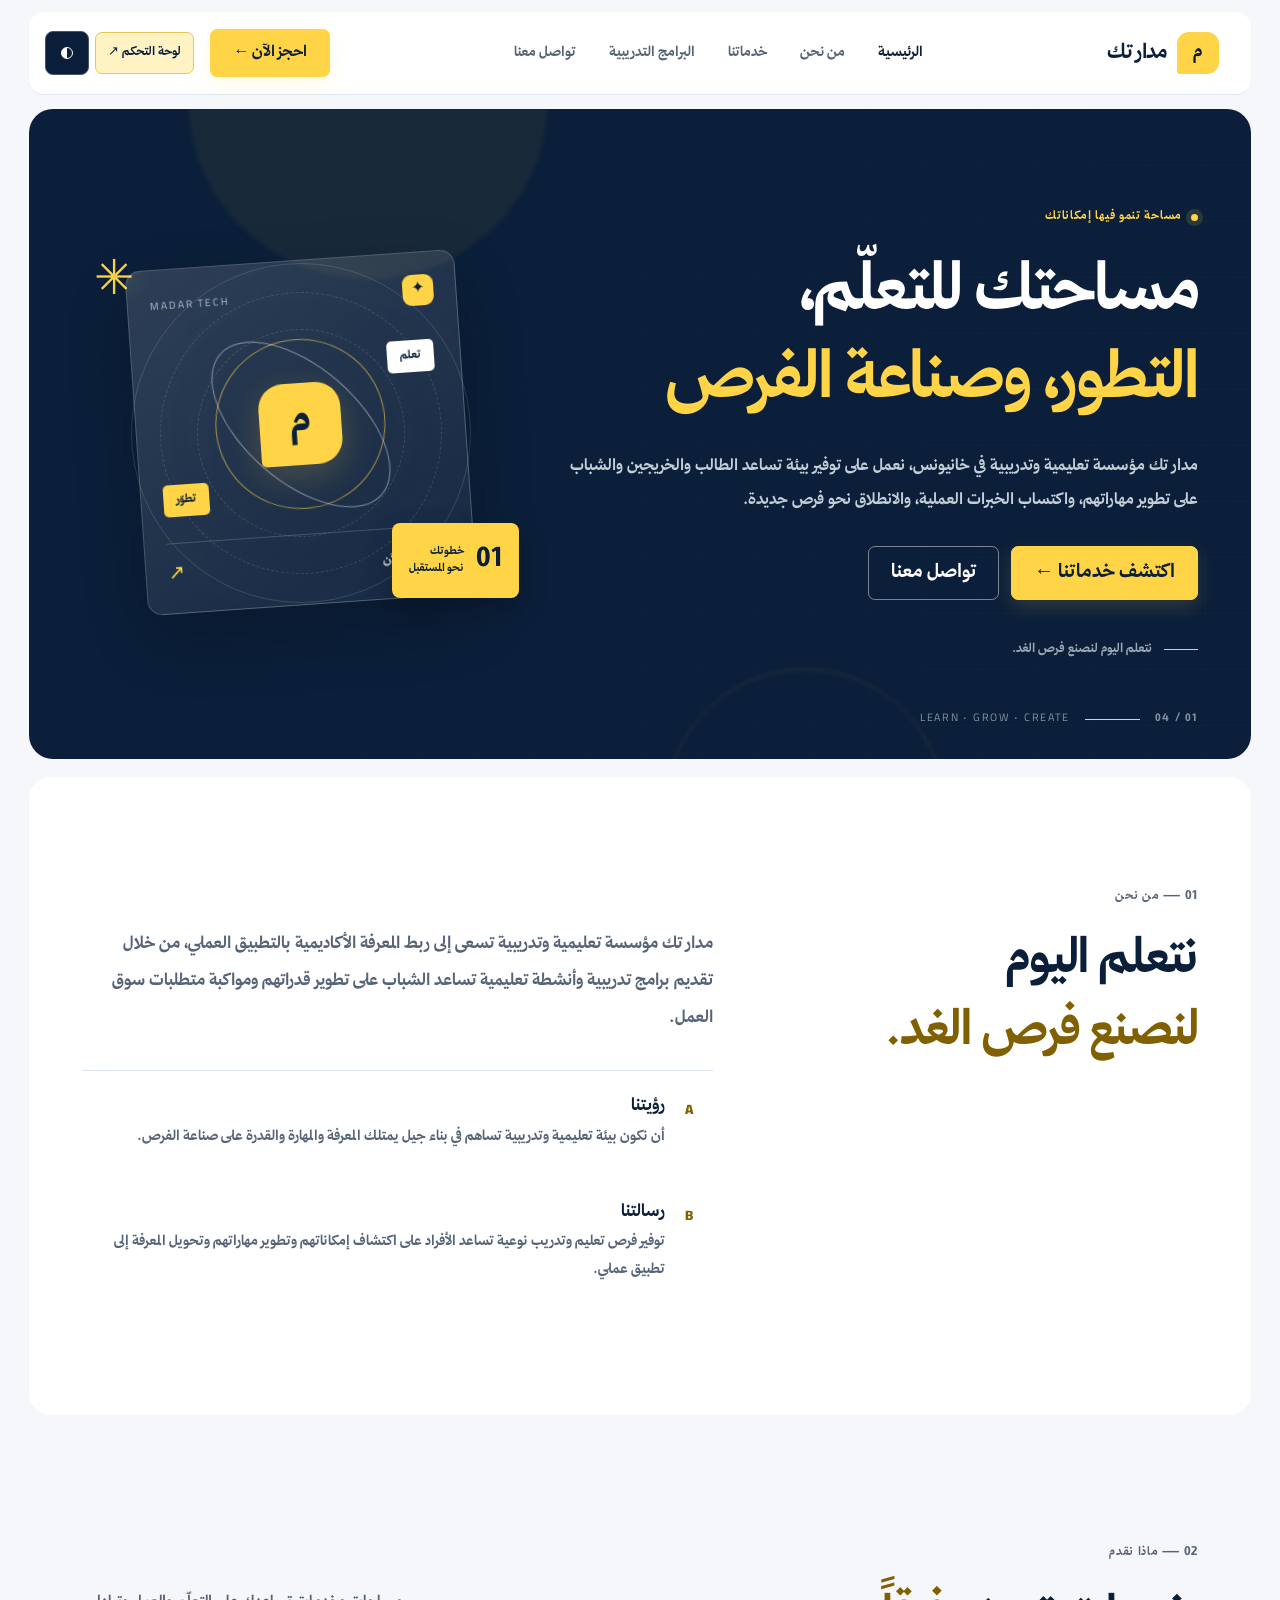
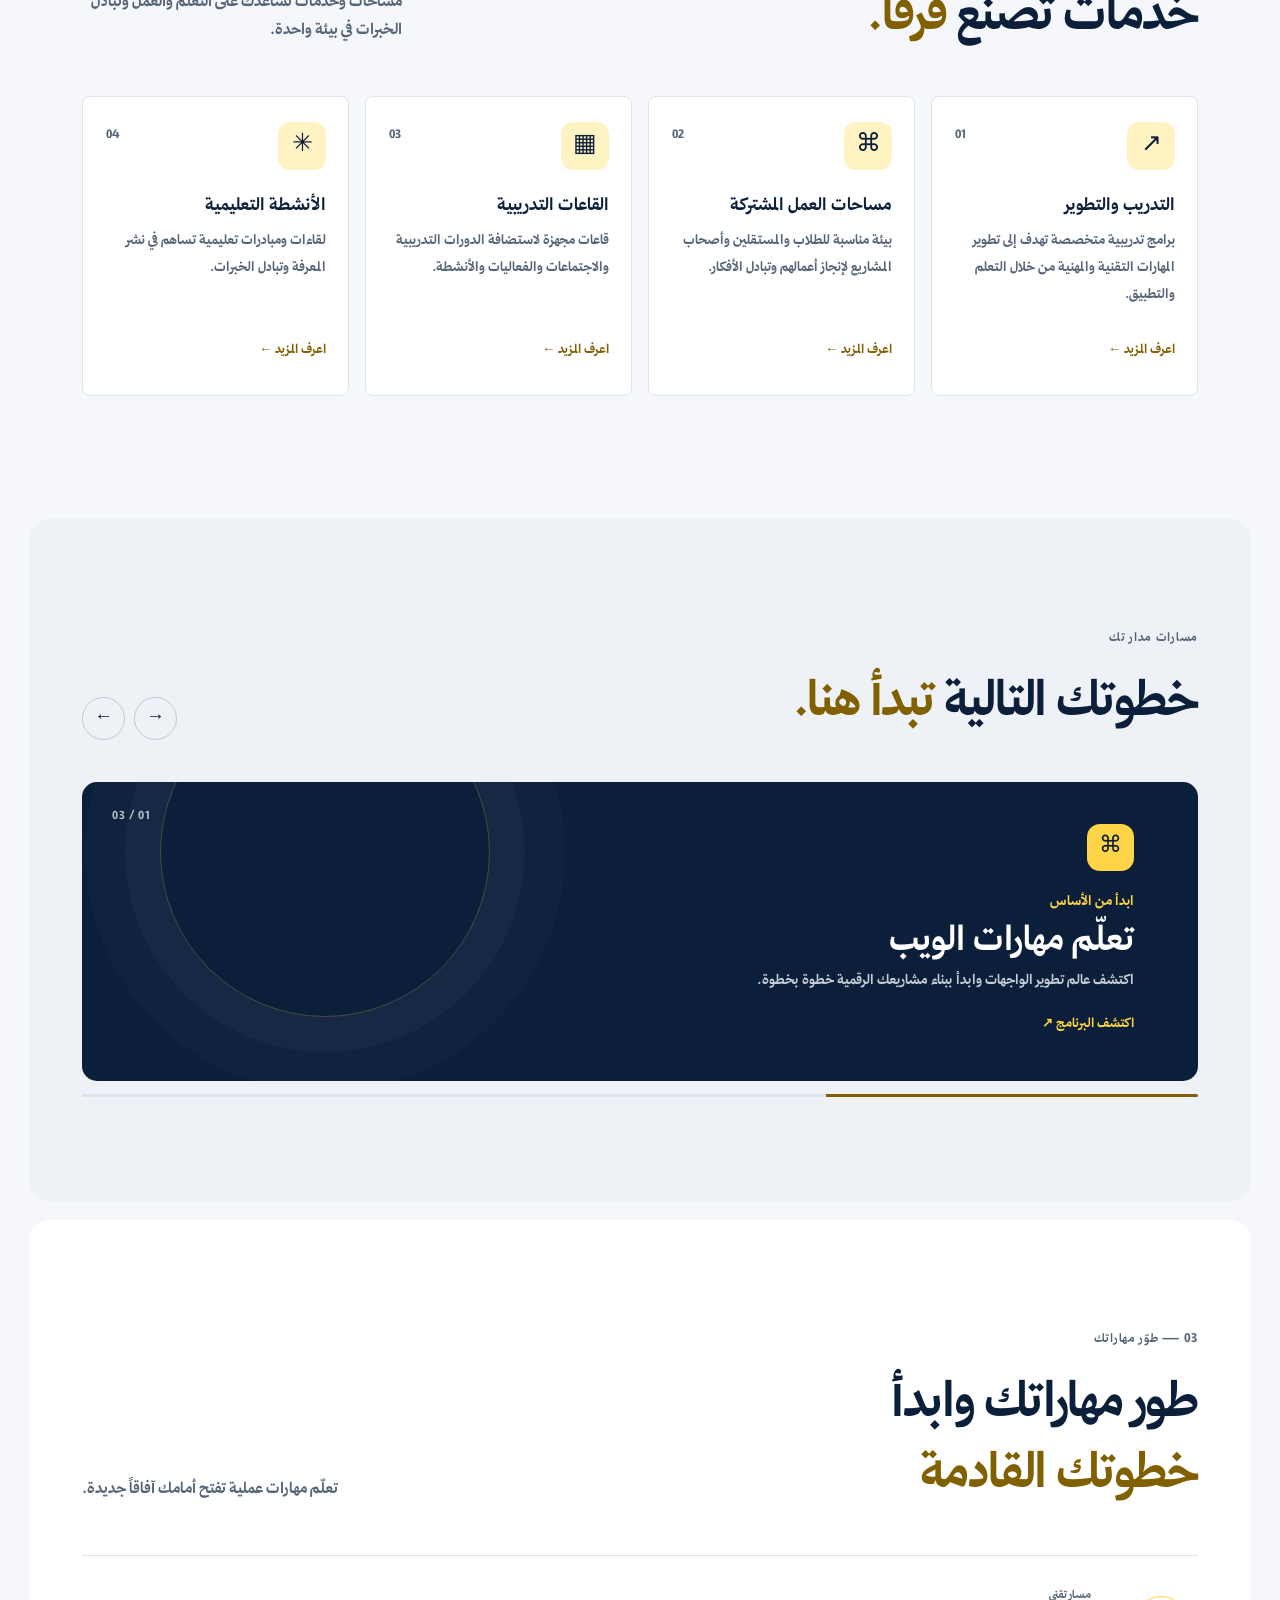
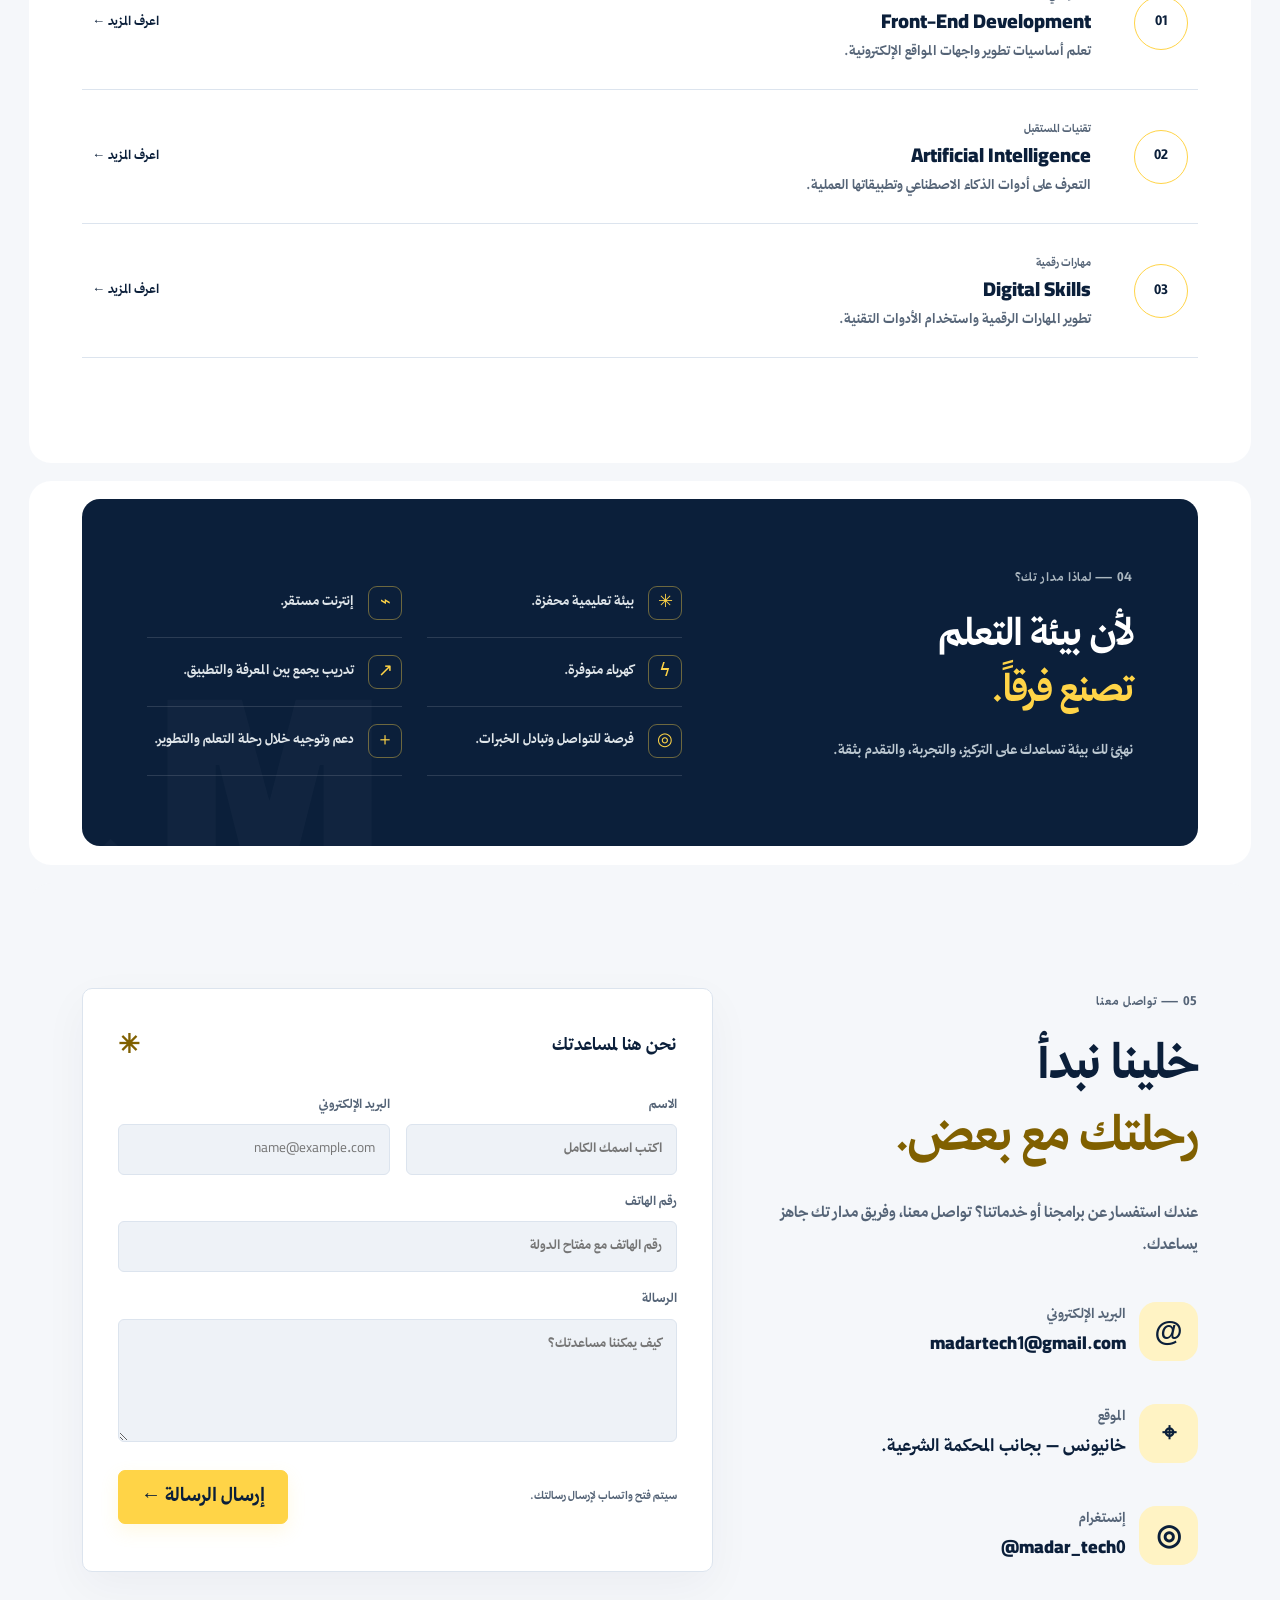
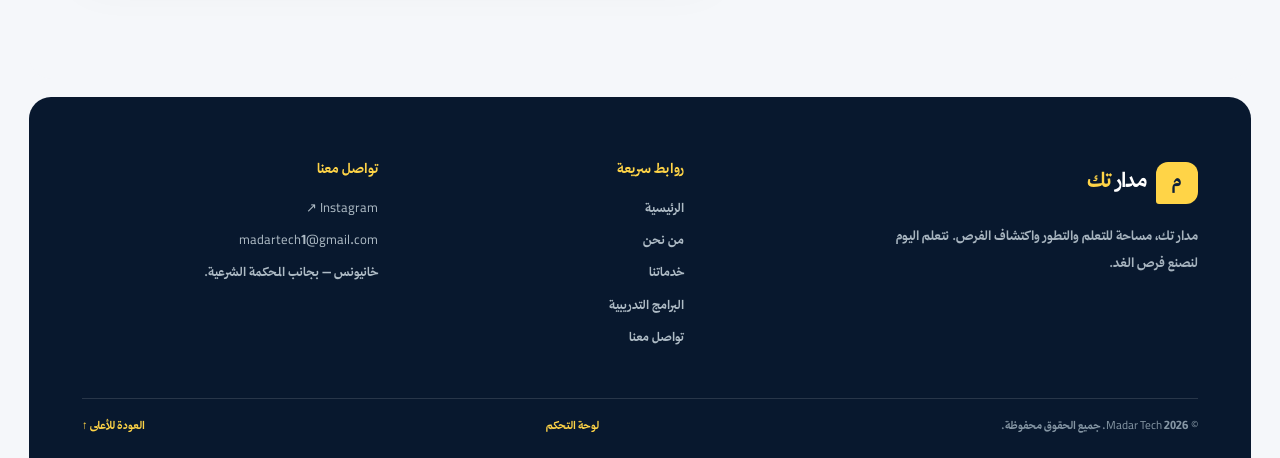
<file: task anas/task anas/madar tech landing page/index.html>
<!doctype html>
<html lang="ar" dir="rtl">
<head>
  <meta charset="utf-8">
  <meta name="viewport" content="width=device-width, initial-scale=1">
  <meta name="description" content="مدار تك - مساحتك للتعلّم، التطور، وصناعة الفرص">
  <title>مدار تك | نتعلم اليوم لنصنع فرص الغد</title>
  <link rel="preconnect" href="https://fonts.googleapis.com">
  <link rel="preconnect" href="https://fonts.gstatic.com" crossorigin>
  <link href="https://fonts.googleapis.com/css2?family=Cairo:wght@400;500;600;700;800;900&display=swap" rel="stylesheet">
  <link href="https://cdn.jsdelivr.net/npm/bootstrap@5.3.3/dist/css/bootstrap.min.css" rel="stylesheet">
  <script src="theme.js"></script>
  <link rel="stylesheet" href="brand.css">
  <link rel="stylesheet" href="style.css">
</head>
<body>
  <header class="site-header">
    <nav class="navbar container" aria-label="التنقل الرئيسي">
      <a class="navbar-brand brand" href="#home" aria-label="مدار تك - الرئيسية">
        <span class="brand-mark">م</span><span>مدار <b>تك</b></span>
      </a>
      <a class="dashboard-access" href="./dashboard/admin.html" aria-label="فتح لوحة التحكم">لوحة التحكم <span aria-hidden="true">↗</span></a>
      <button class="menu-toggle" type="button"
        aria-controls="mainNav" aria-expanded="false" aria-label="فتح القائمة">
        <span aria-hidden="true"></span>
        <span aria-hidden="true"></span>
        <span aria-hidden="true"></span>
      </button>
      <button class="theme-toggle" type="button" aria-label="المظهر الداكن" title="تبديل المظهر" aria-pressed="false">
        <span class="theme-toggle-icon" aria-hidden="true"></span>
      </button>
      <div class="navbar-collapse" id="mainNav">
        <ul class="navbar-nav">
          <li class="nav-item"><a class="nav-link active" href="#home">الرئيسية</a></li>
          <li class="nav-item"><a class="nav-link" href="#about">من نحن</a></li>
          <li class="nav-item"><a class="nav-link" href="#services">خدماتنا</a></li>
          <li class="nav-item"><a class="nav-link" href="#programs">البرامج التدريبية</a></li>
          <li class="nav-item"><a class="nav-link" href="#contact">تواصل معنا</a></li>
        </ul>
        <a class="btn btn-yellow nav-cta" href="#contact">احجز الآن <span aria-hidden="true">←</span></a>
      </div>
    </nav>
  </header>

  <main>
    <section class="hero-section" id="home">
      <div class="hero-orb orb-one"></div><div class="hero-orb orb-two"></div>
      <div class="container hero-content">
        <div class="row align-items-center g-5">
          <div class="col-lg-7">
            <span class="eyebrow"><span class="eyebrow-dot"></span> مساحة تنمو فيها إمكاناتك</span>
            <h1>مساحتك للتعلّم،<br><span>التطور، وصناعة الفرص</span></h1>
            <p class="hero-lead">مدار تك مؤسسة تعليمية وتدريبية في خانيونس، نعمل على توفير بيئة تساعد الطالب والخريجين والشباب على تطوير مهاراتهم، واكتساب الخبرات العملية، والانطلاق نحو فرص جديدة.</p>
            <div class="hero-actions">
              <a class="btn btn-yellow btn-lg" href="#services">اكتشف خدماتنا <span aria-hidden="true">←</span></a>
              <a class="btn btn-outline-light btn-lg" href="#contact">تواصل معنا</a>
            </div>
            <div class="hero-note"><span class="note-line"></span> نتعلم اليوم لنصنع فرص الغد.</div>
          </div>
          <div class="col-lg-5">
            <div class="hero-visual" aria-label="تصميم تجريدي يرمز للتعلم والتطور">
              <div class="visual-grid"></div>
              <div class="visual-card card-main">
                <div class="visual-top"><span class="visual-icon">✦</span><span class="visual-label">MADAR TECH</span></div>
                <div class="visual-graphic"><div class="graphic-ring ring-a"></div><div class="graphic-ring ring-b"></div><div class="graphic-core">م</div><span class="float-chip chip-a">تعلم</span><span class="float-chip chip-b">تطوّر</span></div>
                <div class="visual-bottom"><span>ابدأ رحلتك الآن</span><span class="visual-arrow">↗</span></div>
              </div>
              <div class="floating-stat"><strong>01</strong><span>خطوتك<br>نحو المستقبل</span></div>
              <div class="floating-spark">✳</div>
            </div>
          </div>
        </div>
      </div>
      <div class="hero-bottom container"><span>01 / 04</span><span class="bottom-rule"></span><span>LEARN · GROW · CREATE</span></div>
    </section>

    <section class="section about-section" id="about">
      <div class="container">
        <div class="section-kicker">01 — من نحن</div>
        <div class="row g-5 align-items-start">
          <div class="col-lg-5"><h2 class="section-title">نتعلم اليوم<br><span>لنصنع فرص الغد.</span></h2></div>
          <div class="col-lg-7">
            <p class="about-intro">مدار تك مؤسسة تعليمية وتدريبية تسعى إلى ربط المعرفة الأكاديمية بالتطبيق العملي، من خلال تقديم برامج تدريبية وأنشطة تعليمية تساعد الشباب على تطوير قدراتهم ومواكبة متطلبات سوق العمل.</p>
            <div class="about-values">
              <article class="value-item value-hover-card"><span class="value-number">A</span><div><h3>رؤيتنا</h3><p>أن نكون بيئة تعليمية وتدريبية تساهم في بناء جيل يمتلك المعرفة والمهارة والقدرة على صناعة الفرص.</p></div></article>
              <article class="value-item value-hover-card"><span class="value-number">B</span><div><h3>رسالتنا</h3><p>توفير فرص تعليم وتدريب نوعية تساعد الأفراد على اكتشاف إمكاناتهم وتطوير مهاراتهم وتحويل المعرفة إلى تطبيق عملي.</p></div></article>
            </div>
          </div>
        </div>
      </div>
    </section>

    <section class="section services-section" id="services">
      <div class="container">
        <div class="section-heading">
          <div><div class="section-kicker">02 — ماذا نقدم</div><h2 class="section-title">خدمات تصنع <span>فرقاً.</span></h2></div>
          <p>مساحات وخدمات تساعدك على التعلّم والعمل وتبادل الخبرات في بيئة واحدة.</p>
        </div>
        <div class="row g-3">
          <div class="col-md-6 col-lg-3"><article class="service-card"><span class="service-icon">↗</span><span class="card-index">01</span><h3>التدريب والتطوير</h3><p>برامج تدريبية متخصصة تهدف إلى تطوير المهارات التقنية والمهنية من خلال التعلم والتطبيق.</p><a href="#programs" aria-label="استكشف البرامج التدريبية">استكشف البرامج <span>←</span></a></article></div>
          <div class="col-md-6 col-lg-3"><article class="service-card"><span class="service-icon">⌘</span><span class="card-index">02</span><h3>مساحات العمل المشتركة</h3><p>بيئة مناسبة للطلاب والمستقلين وأصحاب المشاريع لإنجاز أعمالهم وتبادل الأفكار.</p><a href="#contact">اعرف المزيد <span>←</span></a></article></div>
          <div class="col-md-6 col-lg-3"><article class="service-card"><span class="service-icon">▦</span><span class="card-index">03</span><h3>القاعات التدريبية</h3><p>قاعات مجهزة لاستضافة الدورات التدريبية والاجتماعات والفعاليات والأنشطة.</p><a href="#contact">اعرف المزيد <span>←</span></a></article></div>
          <div class="col-md-6 col-lg-3"><article class="service-card"><span class="service-icon">✳</span><span class="card-index">04</span><h3>الأنشطة التعليمية</h3><p>لقاءات ومبادرات تعليمية تساهم في نشر المعرفة وتبادل الخبرات.</p><a href="#contact">اعرف المزيد <span>←</span></a></article></div>
        </div>
      </div>
    </section>


    <section class="section spotlight-section" id="spotlight">
      <div class="container">
        <div class="section-heading">
          <div><div class="section-kicker">مسارات مدار تك</div><h2 class="section-title">خطوتك التالية <span>تبدأ هنا.</span></h2></div>
          <div class="slider-controls"><button type="button" class="slider-btn" id="slidePrev" aria-label="الشريحة السابقة">→</button><button type="button" class="slider-btn" id="slideNext" aria-label="الشريحة التالية">←</button></div>
        </div>
        <div class="spotlight-window">
          <div class="spotlight-track" id="spotlightTrack">
            <article class="spotlight-slide"><span class="slide-count">01 / 03</span><span class="slide-symbol">⌘</span><small>ابدأ من الأساس</small><h3>تعلّم مهارات الويب</h3><p>اكتشف عالم تطوير الواجهات وابدأ ببناء مشاريعك الرقمية خطوة بخطوة.</p><a href="#programs">اكتشف البرنامج ↗</a></article>
            <article class="spotlight-slide"><span class="slide-count">02 / 03</span><span class="slide-symbol">✳</span><small>اكتشف أدوات المستقبل</small><h3>الذكاء الاصطناعي</h3><p>تعرّف على أدوات الذكاء الاصطناعي وكيف توظفها في الدراسة والعمل.</p><a href="#programs">اكتشف البرنامج ↗</a></article>
            <article class="spotlight-slide"><span class="slide-count">03 / 03</span><span class="slide-symbol">↗</span><small>طوّر حضورك الرقمي</small><h3>المهارات الرقمية</h3><p>عزّز مهاراتك الرقمية واستخدم الأدوات التقنية بثقة وفاعلية.</p><a href="#programs">اكتشف البرنامج ↗</a></article>
          </div>
        </div>
        <div class="slider-progress"><span id="sliderProgress"></span></div>
      </div>
    </section>

    <section class="section programs-section" id="programs">
      <div class="container">
        <div class="section-heading">
          <div><div class="section-kicker">03 — طوّر مهاراتك</div><h2 class="section-title">طور مهاراتك وابدأ<br><span>خطوتك القادمة</span></h2></div>
          <p>تعلّم مهارات عملية تفتح أمامك آفاقاً جديدة.</p>
        </div>
        <div class="program-list">
          <article class="program-row"><div class="program-symbol">01</div><div class="program-info"><span>مسار تقني</span><h3>Front-End Development</h3><p>تعلم أساسيات تطوير واجهات المواقع الإلكترونية.</p></div><a class="program-link" href="#contact" aria-label="اعرف المزيد عن Front-End Development">اعرف المزيد <span>↗</span></a></article>
          <article class="program-row"><div class="program-symbol">02</div><div class="program-info"><span>تقنيات المستقبل</span><h3>Artificial Intelligence</h3><p>التعرف على أدوات الذكاء الاصطناعي وتطبيقاتها العملية.</p></div><a class="program-link" href="#contact" aria-label="اعرف المزيد عن Artificial Intelligence">اعرف المزيد <span>↗</span></a></article>
          <article class="program-row"><div class="program-symbol">03</div><div class="program-info"><span>مهارات رقمية</span><h3>Digital Skills</h3><p>تطوير المهارات الرقمية واستخدام الأدوات التقنية.</p></div><a class="program-link" href="#contact" aria-label="اعرف المزيد عن Digital Skills">اعرف المزيد <span>↗</span></a></article>
        </div>
      </div>
    </section>

    <section class="why-section">
      <div class="container">
        <div class="why-panel">
          <div class="why-heading"><div class="section-kicker">04 — لماذا مدار تك؟</div><h2 class="section-title">لأن بيئة التعلم<br><span>تصنع فرقاً.</span></h2><p>نهيّئ لك بيئة تساعدك على التركيز، والتجربة، والتقدم بثقة.</p></div>
          <div class="features-grid">
            <div class="feature"><span>✳</span><p>بيئة تعليمية محفزة.</p></div>
            <div class="feature"><span>⌁</span><p>إنترنت مستقر.</p></div>
            <div class="feature"><span>ϟ</span><p>كهرباء متوفرة.</p></div>
            <div class="feature"><span>↗</span><p>تدريب يجمع بين المعرفة والتطبيق.</p></div>
            <div class="feature"><span>◎</span><p>فرصة للتواصل وتبادل الخبرات.</p></div>
            <div class="feature"><span>＋</span><p>دعم وتوجيه خلال رحلة التعلم والتطوير.</p></div>
          </div>
          <div class="why-decoration">M.</div>
        </div>
      </div>
    </section>

    <section class="section contact-section" id="contact">
      <div class="container">
        <div class="row g-5">
          <div class="col-lg-5 contact-copy"><div class="section-kicker">05 — تواصل معنا</div><h2 class="section-title">خلينا نبدأ<br><span>رحلتك مع بعض.</span></h2><p>عندك استفسار عن برامجنا أو خدماتنا؟ تواصل معنا، وفريق مدار تك جاهز يساعدك.</p>
            <div class="contact-details contact-details-reference">
              <a href="mailto:madartech1@gmail.com" class="contact-detail-row"><span class="detail-icon email-icon">@</span><span class="detail-text"><small>البريد الإلكتروني</small><strong>madartech1@gmail.com</strong></span></a>
              <div class="contact-detail-row"><span class="detail-icon location-icon">⌖</span><span class="detail-text"><small>الموقع</small><strong>خانيونس – بجانب المحكمة الشرعية.</strong></span></div>
              <a href="https://www.instagram.com/madar_tech0" target="_blank" rel="noopener" class="contact-detail-row"><span class="detail-icon instagram-icon">◎</span><span class="detail-text"><small>إنستغرام</small><strong dir="ltr">@madar_tech0</strong></span></a>
            </div>
          </div>
          <div class="col-lg-7">
            <form class="contact-form" id="contactForm">
              <div class="form-heading"><span>نحن هنا لمساعدتك</span><span class="form-star">✳</span></div>
              <div class="row g-3">
                <div class="col-md-6"><label for="name">الاسم</label><input id="name" name="name" type="text" placeholder="اكتب اسمك الكامل" required></div>
                <div class="col-md-6"><label for="email">البريد الإلكتروني</label><input id="email" name="email" type="email" placeholder="name@example.com" required></div>
                <div class="col-12"><label for="phone">رقم الهاتف</label><input id="phone" name="phone" type="tel" placeholder="رقم الهاتف مع مفتاح الدولة" required></div>
                <div class="col-12"><label for="message">الرسالة</label><textarea id="message" name="message" rows="4" placeholder="كيف يمكننا مساعدتك؟" required></textarea></div>
                <div class="col-12 d-flex align-items-center justify-content-between flex-wrap gap-3"><small class="form-hint">سيتم فتح واتساب لإرسال رسالتك.</small><button class="btn btn-yellow btn-lg" type="submit">إرسال الرسالة <span>←</span></button></div>
              </div>
              <p class="form-feedback" id="formFeedback" role="status" aria-live="polite"></p>
            </form>
          </div>
        </div>
      </div>
    </section>
  </main>

  <footer class="site-footer">
    <div class="container">
      <div class="footer-main">
        <div class="footer-brand"><a class="brand brand-light" href="#home"><span class="brand-mark">م</span><span>مدار <b>تك</b></span></a><p>مدار تك، مساحة للتعلم والتطور واكتشاف الفرص. نتعلم اليوم لنصنع فرص الغد.</p></div>
        <div class="footer-links"><h3>روابط سريعة</h3><a href="#home">الرئيسية</a><a href="#about">من نحن</a><a href="#services">خدماتنا</a><a href="#programs">البرامج التدريبية</a><a href="#contact">تواصل معنا</a></div>
        <div class="footer-links"><h3>تواصل معنا</h3><a href="https://www.instagram.com/madar_tech0" target="_blank" rel="noopener">Instagram ↗</a><a href="mailto:madartech1@gmail.com">madartech1@gmail.com</a><span>خانيونس – بجانب المحكمة الشرعية.</span></div>
      </div>
      <div class="footer-bottom"><span>© <span id="year"></span> Madar Tech. جميع الحقوق محفوظة.</span><a href="./dashboard/admin.html">لوحة التحكم</a><a href="#home">العودة للأعلى ↑</a></div>
    </div>
  </footer>

  <script src="site-data.js"></script>
  <script src="site-content.js"></script>
  <script src="main.js"></script>
</body>
</html>
</file>
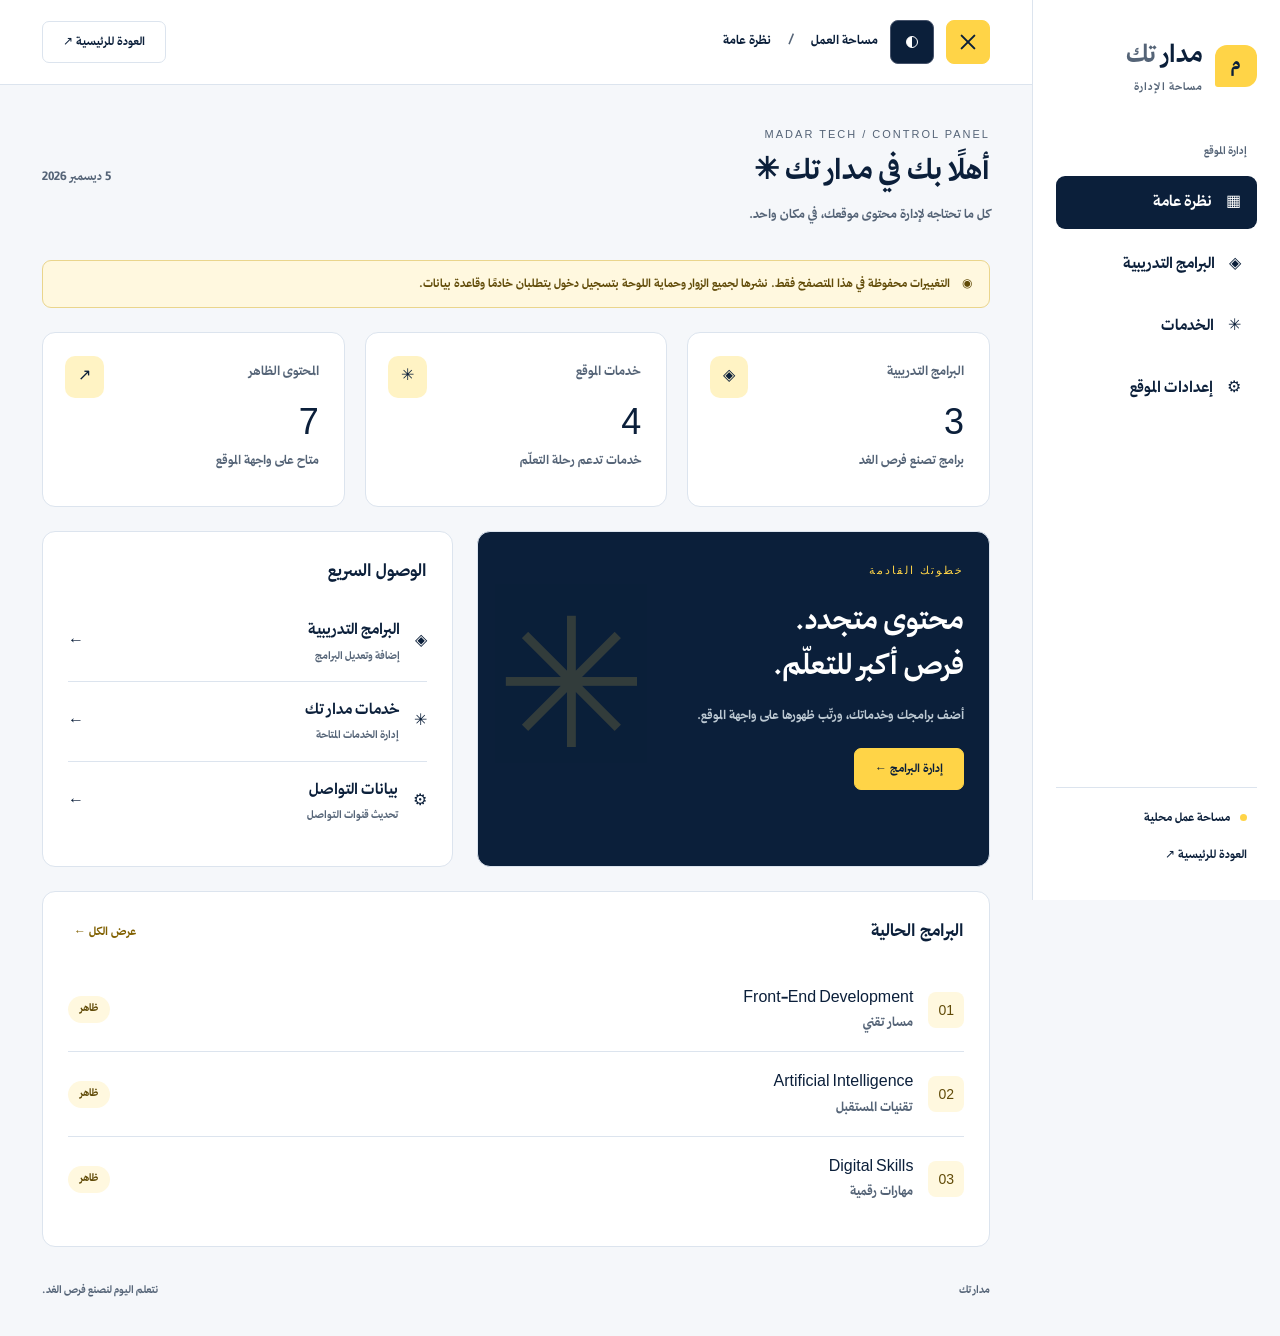
<file: task anas/task anas/madar tech landing page/dashboard/admin.html>
<!doctype html>
<html lang="ar" dir="rtl">
<head><meta charset="utf-8"><meta name="viewport" content="width=device-width,initial-scale=1"><title>لوحة التحكم | مدار تك</title><script src="../theme.js"></script><link rel="stylesheet" href="../brand.css"><link rel="stylesheet" href="admin.css"><script src="../site-data.js" defer></script><script src="admin.js" defer></script></head>
<body>
<aside class="sidebar" id="dashboardSidebar"><a class="brand" href="../index.html#home" aria-label="مدار تك — العودة للصفحة الرئيسية"><b class="brand-mark">م</b><span>مدار <em>تك</em><small>مساحة الإدارة</small></span></a><p class="nav-label">إدارة الموقع</p><nav aria-label="أقسام لوحة التحكم"><button data-view="overview" aria-current="page">▦ <span>نظرة عامة</span></button><button data-view="programs">◈ <span>البرامج التدريبية</span></button><button data-view="services">✳ <span>الخدمات</span></button><button data-view="settings">⚙ <span>إعدادات الموقع</span></button></nav><div class="sidebar-bottom"><span class="status-dot"></span> مساحة عمل محلية<a href="../index.html#home">العودة للرئيسية ↗</a></div></aside>
<main class="workspace"><header class="topbar"><div class="topbar-heading">
<button class="menu-toggle" type="button" aria-controls="dashboardSidebar" aria-expanded="true" aria-label="إغلاق القائمة">
  <span aria-hidden="true"></span>
  <span aria-hidden="true"></span>
  <span aria-hidden="true"></span>
</button>
<button class="theme-toggle" type="button" aria-label="المظهر الداكن" title="تبديل المظهر" aria-pressed="false">
  <span class="theme-toggle-icon" aria-hidden="true"></span>
</button>
<span>مساحة العمل <span class="separator">/</span> <strong id="breadcrumb">نظرة عامة</strong></span></div><a href="../index.html#home" class="button secondary">العودة للرئيسية ↗</a></header><div class="content"><div class="page-heading"><div><p class="eyebrow">MADAR TECH / CONTROL PANEL</p><h1 id="pageTitle">أهلًا بك في مدار تك <span>✳</span></h1><p id="pageDescription">كل ما تحتاجه لإدارة محتوى موقعك، في مكان واحد.</p></div><span id="today" class="date"></span></div>
<div class="notice">◉ <span>التغييرات محفوظة في هذا المتصفح فقط. نشرها لجميع الزوار وحماية اللوحة بتسجيل دخول يتطلبان خادمًا وقاعدة بيانات.</span></div>
<div id="feedback" role="status" aria-live="polite"></div>
<section id="overview" class="view"><div class="stats" id="stats"></div><div class="overview-grid"><article class="panel welcome"><span class="eyebrow">خطوتك القادمة</span><h2>محتوى متجدد.<br>فرص أكبر للتعلّم.</h2><p>أضف برامجك وخدماتك، ورتّب ظهورها على واجهة الموقع.</p><button class="button" data-go="programs">إدارة البرامج ←</button><span class="decoration" aria-hidden="true">✳</span></article><article class="panel"><h2>الوصول السريع</h2><div class="quick-actions"><button data-go="programs">◈ <span>البرامج التدريبية<small>إضافة وتعديل البرامج</small></span>←</button><button data-go="services">✳ <span>خدمات مدار تك<small>إدارة الخدمات المتاحة</small></span>←</button><button data-go="settings">⚙ <span>بيانات التواصل<small>تحديث قنوات التواصل</small></span>←</button></div></article></div><article class="panel"><div class="panel-heading"><h2>البرامج الحالية</h2><button class="text-button" data-go="programs">عرض الكل ←</button></div><div id="recent"></div></article></section>
<section id="contentView" class="view" hidden><article class="panel"><div class="panel-heading"><h2 id="listTitle"></h2><button class="button" id="addItem">＋ إضافة جديد</button></div><div class="filters"><label class="search">بحث <input id="search" type="search" placeholder="ابحث بالاسم أو الوصف…"></label><label>الحالة <select id="filter"><option value="all">كل الحالات</option><option value="published">ظاهر</option><option value="draft">مخفي</option></select></label></div><div class="table-scroll"><table><thead><tr><th>العنوان</th><th>التصنيف / الرمز</th><th>الحالة</th><th>الإجراءات</th></tr></thead><tbody id="items"></tbody></table></div><p id="empty" class="empty" hidden>لا توجد عناصر مطابقة. أضف محتوى جديدًا أو غيّر البحث.</p></article></section>
<section id="settings" class="view" hidden><article class="panel"><h2>بيانات التواصل</h2><p class="muted">تنعكس هذه البيانات على الموقع في المتصفح نفسه.</p><form id="settingsForm" class="form-grid"><label>البريد الإلكتروني<input name="email" type="email" required maxlength="200" dir="ltr"></label><label>اسم المستخدم على إنستغرام<input name="instagram" required pattern="[a-zA-Z0-9._]{1,30}" maxlength="30" dir="ltr"></label><label class="full">العنوان<input name="address" required maxlength="500"></label><label>رقم واتساب<input name="whatsapp" type="tel" pattern="[1-9][0-9]{6,14}" placeholder="970…" dir="ltr"><small>مع رمز الدولة، دون + أو مسافات. اتركه فارغًا لتعطيل الإرسال.</small></label><div class="full"><button class="button" type="submit">حفظ التغييرات</button></div></form></article><article class="panel backup"><h2>نسخة من المحتوى</h2><p>صدّر بياناتك إلى ملف JSON، أو استورد نسخة محفوظة. الاستيراد يستبدل المحتوى المحلي بعد التأكيد.</p><div class="actions"><button id="exportData" class="button secondary">↓ تصدير البيانات</button><label class="button secondary">↑ استيراد البيانات<input id="importData" type="file" accept="application/json,.json" hidden></label></div></article></section>
<footer>مدار تك <span>نتعلم اليوم لنصنع فرص الغد.</span></footer></div></main>
<dialog id="editor"><form id="itemForm"><div class="panel-heading"><h2 id="editorTitle">إضافة عنصر</h2><button type="button" class="icon-button" id="closeEditor" aria-label="إغلاق">×</button></div><input name="id" type="hidden"><label>العنوان<input name="title" required maxlength="120"></label><label id="categoryLabel">التصنيف / الرمز<input name="category" required maxlength="80"></label><label>الوصف<textarea name="description" required maxlength="2000" rows="4"></textarea></label><label class="checkbox"><input name="published" type="checkbox" checked> إظهار في الموقع</label><div class="actions"><button class="button" type="submit">حفظ العنصر</button><button class="button secondary" id="cancelEditor" type="button">إلغاء</button></div></form></dialog>
</body></html>
</file>
<file: task anas/task anas/madar tech landing page/brand.css>
@font-face {
  font-family: Dahab;
  src: url("Dahab-Arabic-Bold.otf") format("opentype");
  font-display: swap;
}

:root {
  --navy: #0B1F3A;
  --white: #FFFFFF;
  --yellow: #FFD447;
  --yellow-hover: #FFE478;
  --yellow-soft: #FFF3C4;
  --paper: #F5F7FA;
  --surface: var(--white);
  --surface-subtle: #EEF2F7;
  --text: var(--navy);
  --text-muted: #556477;
  --line: #DCE4EE;
  --hover: #FFFBEB;
  --notice: #FFF8DF;
  --notice-text: #614B08;
  --notice-line: #EAD58C;
  --danger: #A83333;
  --danger-surface: #FFF0EF;
  --feature: var(--navy);
  --footer-surface: #08182E;
  color-scheme: light;
  --focus: #806000;
  --brand-font: Dahab, Cairo, Arial, sans-serif;
}

.brand-mark, .menu-toggle {
  display: grid;
  place-content: center;
  flex-shrink: 0;
  background: var(--yellow);
  color: var(--navy);
}

.brand-mark {
  width: 42px;
  height: 42px;
  border-radius: 12px 12px 12px 3px;
  font: bold 1.25rem var(--brand-font);
}

.menu-toggle {
  gap: 4px;
  width: 44px;
  height: 44px;
  padding: 0;
  border: 1px solid var(--yellow);
  border-radius: 8px;
  cursor: pointer;
}

.menu-toggle:hover { background: var(--yellow-hover); }
.menu-toggle:focus-visible { outline: 3px solid var(--focus); outline-offset: 3px; }
.menu-toggle span {
  width: 20px;
  height: 2px;
  border-radius: 2px;
  background: currentColor;
}
.menu-toggle[aria-expanded="true"] span:first-child { transform: translateY(6px) rotate(45deg); }
.menu-toggle[aria-expanded="true"] span:nth-child(2) { opacity: 0; }
.menu-toggle[aria-expanded="true"] span:last-child { transform: translateY(-6px) rotate(-45deg); }

@media (prefers-reduced-motion: no-preference) {
  .menu-toggle span { transition: transform .2s, opacity .2s; }
}

:root[data-theme="dark"] {
  --paper: #081526;
  --surface: #132842;
  --surface-subtle: #1A3452;
  --text: #F4F7FD;
  --text-muted: #C0CDDB;
  --line: #3B526E;
  --focus: var(--yellow);
  --hover: #233D59;
  --notice: #302A1C;
  --notice-text: #FFE69A;
  --notice-line: #71603D;
  --danger: #FFB4B4;
  --danger-surface: #492838;
  --feature: #10253E;
  --footer-surface: #060F1D;
  color-scheme: dark;
}

.theme-toggle {
  display: grid;
  place-items: center;
  flex: 0 0 44px;
  width: 44px;
  height: 44px;
  padding: 0;
  border: 1px solid #46536b;
  border-radius: 8px;
  background: var(--navy);
  color: var(--white);
}
.theme-toggle:hover { background: #163751; }
.theme-toggle[aria-pressed="true"] { border-color: var(--yellow); }
.theme-toggle-icon {
  width: 12px;
  height: 12px;
  border: 1px solid currentColor;
  border-radius: 50%;
  background: linear-gradient(to right, currentColor 50%, transparent 50%);
}
.theme-toggle:focus-visible { outline: 3px solid var(--focus); outline-offset: 3px; }
</file>
<file: task anas/task anas/madar tech landing page/style.css>
@import url('https://fonts.googleapis.com/css2?family=Cairo:wght@400;500;600;700;800;900&display=swap');

* { box-sizing: border-box; }
html { scroll-behavior: smooth; scroll-padding-top: 90px; }
body { margin: 0; font-family: var(--brand-font); color: var(--text); background: var(--paper); line-height: 1.8; }
a { text-decoration: none; }
.site-header { position: sticky; top: 0; z-index: 1000; background: var(--surface); backdrop-filter: blur(14px); border-bottom: 1px solid var(--line); }
.site-header .navbar { display: flex; flex-wrap: wrap; align-items: center; min-height: 82px; margin-inline: auto; padding: 8px 16px; }
.site-header .navbar-collapse { display: flex; flex: 1; align-items: center; }
.site-header .navbar-nav { display: flex; flex-direction: row; margin: 0 auto; padding: 0; list-style: none; }
.site-header .menu-toggle { display: none; }
.site-header :focus-visible { outline: 3px solid var(--focus); outline-offset: 3px; }
.site-header .nav-link { display: block; }
.brand { display: inline-flex; align-items: center; gap: 10px; color: var(--text); font-size: 1.35rem; font-weight: 900; letter-spacing: -.7px; }
.brand:hover { color: var(--text); }
.brand b { color: var(--text); }
.navbar-nav { gap: 7px; }
.nav-link { color: var(--text-muted); font-size: .91rem; font-weight: 700; padding: 10px 13px !important; transition: .2s; }
.site-header .navbar-nav .nav-link:hover, .site-header .navbar-nav .nav-link.active { color: var(--text); }
.btn { border-radius: 7px; font-family: inherit; font-weight: 800; padding: 11px 22px; }
.btn-yellow { background: var(--yellow); color: var(--navy); border: 1px solid var(--yellow); box-shadow: 0 7px 18px rgba(255,212,71,.15); }
.btn-yellow:hover { background: var(--yellow-hover); border-color: var(--yellow-hover); color: var(--navy); transform: translateY(-2px); }
.btn-outline-light { border: 1px solid rgba(255,255,255,.45); color: var(--white); }
.btn-outline-light:hover { color: var(--navy); background: var(--white); border-color: var(--white); }
.hero-section { position: relative; overflow: hidden; color: var(--white); background: var(--feature); min-height: 650px; padding: 95px 0 30px; }
.hero-section:after { content: ''; position: absolute; inset: 0; opacity: .12; pointer-events: none; background-image: linear-gradient(rgba(255,255,255,.14) 1px, transparent 1px), linear-gradient(90deg,rgba(255,255,255,.14) 1px,transparent 1px); background-size: 56px 56px; mask-image: linear-gradient(90deg,transparent,#000); }
.hero-content, .hero-bottom { position: relative; z-index: 2; }
.eyebrow, .section-kicker { display: inline-flex; align-items: center; gap: 9px; color: #9ba9b7; font-size: .78rem; font-weight: 800; letter-spacing: .7px; }
.eyebrow { color: var(--yellow); margin-bottom: 21px; }
.eyebrow-dot { width: 7px; height: 7px; background: var(--yellow); border-radius: 50%; box-shadow: 0 0 0 5px rgba(255,212,71,.13); }
.hero-section h1 { font-size: clamp(2.65rem,5.4vw,4.6rem); font-weight: 900; line-height: 1.28; letter-spacing: -2px; margin: 0 0 23px; }
.hero-section h1 span, .section-title span { color: var(--yellow); }
.hero-lead { max-width: 640px; color: #c4ced7; font-size: 1.04rem; line-height: 2.05; margin-bottom: 28px; }
.hero-actions { display: flex; gap: 12px; flex-wrap: wrap; }
.hero-note { display: flex; align-items: center; gap: 12px; color: #9ba9b7; font-size: .82rem; margin-top: 38px; }
.note-line { width: 34px; height: 1px; background: var(--yellow); }
.hero-orb { position: absolute; border-radius: 50%; filter: blur(2px); }
.orb-one { width: 360px; height: 360px; background: rgba(255,212,71,.055); top: -190px; left: 13%; }
.orb-two { width: 280px; height: 280px; border: 1px solid rgba(255,212,71,.18); bottom: -190px; right: 25%; }
.hero-visual { min-height: 420px; position: relative; display: grid; place-items: center; }
.visual-grid { position: absolute; width: 340px; height: 340px; border: 1px solid rgba(255,255,255,.13); border-radius: 50%; }
.visual-grid:before, .visual-grid:after { content: ''; position: absolute; inset: 28px; border: 1px dashed rgba(255,255,255,.13); border-radius: 50%; }
.visual-grid:after { inset: 65px; }
.card-main { width: min(330px,85%); height: 345px; position: relative; z-index: 1; border: 1px solid rgba(255,255,255,.2); border-radius: 15px; background: linear-gradient(145deg,rgba(255,255,255,.14),rgba(255,255,255,.045)); backdrop-filter: blur(10px); padding: 22px; box-shadow: 0 25px 65px rgba(0,0,0,.2); transform: rotate(-4deg); }
.visual-top, .visual-bottom { display: flex; justify-content: space-between; align-items: center; }
.visual-icon { display: grid; place-items: center; width: 31px; height: 31px; border-radius: 9px; background: var(--yellow); color: var(--navy); }
.visual-label { font-size: .65rem; color: #aebdca; letter-spacing: 2px; }
.visual-graphic { position: relative; height: 220px; display: grid; place-items: center; }
.graphic-ring { position: absolute; border: 1px solid rgba(255,212,71,.6); border-radius: 50%; transform: rotate(-25deg); }
.ring-a { width: 170px; height: 170px; }
.ring-b { width: 215px; height: 115px; border-color: rgba(255,255,255,.45); transform: rotate(45deg); }
.graphic-core { display: grid; place-items: center; width: 82px; height: 82px; border-radius: 25px 25px 25px 5px; background: var(--yellow); color: var(--navy); font-size: 2.7rem; font-weight: 900; box-shadow: 0 10px 35px rgba(255,212,71,.2); }
.float-chip { position: absolute; padding: 5px 13px; background: var(--white); color: var(--navy); border-radius: 5px; font-size: .76rem; font-weight: 800; }
.chip-a { top: 34px; right: 4px; }.chip-b { bottom: 26px; left: 0; background: var(--yellow); }
.visual-bottom { border-top: 1px solid rgba(255,255,255,.17); padding-top: 13px; font-size: .77rem; color: #d5dce2; }
.visual-arrow { color: var(--yellow); font-size: 1.25rem; }
.floating-stat { position: absolute; z-index: 3; bottom: 45px; right: 0; display: flex; align-items: center; gap: 12px; padding: 13px 17px; border-radius: 8px; background: var(--yellow); color: var(--navy); box-shadow: 0 12px 30px rgba(0,0,0,.2); }
.floating-stat strong { font-size: 1.7rem; }.floating-stat span { font-size: .72rem; line-height: 1.5; font-weight: 700; }
.floating-spark { position: absolute; top: 18px; left: 12px; color: var(--yellow); font-size: 3rem; }
.hero-bottom { display: flex; align-items: center; gap: 15px; color: #8193a3; font-size: .67rem; letter-spacing: 1.6px; margin-top: 48px; }
.bottom-rule { height: 1px; width: 55px; background: var(--yellow); }
.section { padding: 105px 0; }
.section-kicker { color: var(--text-muted); margin-bottom: 18px; }
.section-title { color: var(--text); font-size: clamp(2.15rem,4vw,3.3rem); font-weight: 900; line-height: 1.4; letter-spacing: -1.2px; margin: 0; }
.section-title span { color: var(--focus); }
.about-section { background: var(--surface); }
.about-intro { color: var(--text-muted); font-size: 1.1rem; line-height: 2.1; margin: 0 0 33px; }
.about-values { border-top: 1px solid var(--line); }
.value-item { display: flex; gap: 20px; padding: 23px 0; border-bottom: 1px solid var(--line); }
.value-number { color: var(--focus); font-size: .85rem; font-weight: 900; letter-spacing: 1px; padding-top: 3px; }
.value-item h3 { color: var(--text); font-size: 1.12rem; font-weight: 900; margin: 0 0 6px; }
.value-item p { color: var(--text-muted); margin: 0; font-size: .92rem; line-height: 1.9; }
.services-section { background: var(--paper); }
.section-heading { display: flex; align-items: end; justify-content: space-between; gap: 30px; margin-bottom: 42px; }
.section-heading > p { max-width: 320px; color: var(--text-muted); margin: 0 0 8px; }
.service-card { position: relative; height: 100%; min-height: 300px; padding: 25px 22px; background: var(--surface); border: 1px solid var(--line); border-radius: 8px; transition: .25s; }
.service-card:hover { transform: translateY(-7px); border-color: var(--yellow); box-shadow: 0 18px 35px rgba(11,31,58,.07); }
.service-icon { display: grid; place-items: center; width: 48px; height: 48px; background: var(--yellow-soft); color: var(--navy); border-radius: 12px; font-size: 1.55rem; }
.card-index { position: absolute; top: 28px; left: 23px; color: var(--text-muted); font-size: .75rem; font-weight: 800; }
.service-card h3 { color: var(--text); font-size: 1.13rem; font-weight: 900; margin: 26px 0 10px; }
.service-card p { color: var(--text-muted); font-size: .87rem; line-height: 1.95; min-height: 92px; }
.service-card a { display: inline-flex; gap: 15px; align-items: center; color: var(--focus); font-size: .82rem; font-weight: 900; }
.programs-section { background: var(--surface); }
.programs-section .section-heading { align-items: end; }
.program-list { border-top: 1px solid var(--line); }
.program-row { display: grid; grid-template-columns: 75px 1fr auto; align-items: center; gap: 22px; padding: 25px 10px; border-bottom: 1px solid var(--line); transition: .2s; }
.program-row:hover { background: var(--hover); padding-right: 20px; }
.program-symbol { display: grid; place-items: center; width: 54px; height: 54px; border-radius: 50%; border: 1px solid var(--yellow); color: var(--text); font-size: .85rem; font-weight: 900; }
.program-info > span { color: var(--text-muted); font-size: .72rem; font-weight: 700; }
.program-info h3 { color: var(--text); font-size: 1.25rem; font-weight: 900; direction: ltr; text-align: right; margin: 2px 0 3px; }
.program-info p { color: var(--text-muted); font-size: .88rem; margin: 0; }
.program-link { color: var(--text); font-size: .82rem; font-weight: 900; white-space: nowrap; }
.program-link span { color: var(--focus); margin-right: 8px; }
.why-section { background: var(--surface); padding: 0 0 105px; }
.why-panel { position: relative; overflow: hidden; display: grid; grid-template-columns: .85fr 1.15fr; gap: 55px; padding: 65px; border-radius: 12px; color: var(--white); background: var(--feature); }
.why-heading, .features-grid { position: relative; z-index: 1; }
.why-heading .section-kicker { color: #aab6bf; }
.why-heading .section-title { color: var(--white); font-size: 2.5rem; }
.why-heading .section-title span { color: var(--yellow); }
.why-heading > p { color: #bdc9d2; font-size: .9rem; margin-top: 18px; max-width: 330px; }
.features-grid { display: grid; grid-template-columns: 1fr 1fr; gap: 0 25px; align-content: center; }
.feature { display: flex; align-items: center; gap: 14px; padding: 17px 0; border-bottom: 1px solid rgba(255,255,255,.13); }
.feature > span { display: grid; place-items: center; flex: 0 0 34px; width: 34px; height: 34px; color: var(--yellow); border: 1px solid rgba(255,212,71,.4); border-radius: 9px; font-size: 1.15rem; }
.feature p { color: #e1e7eb; font-size: .87rem; margin: 0; }
.why-decoration { position: absolute; left: -15px; bottom: -115px; font-size: 17rem; font-weight: 900; color: rgba(255,255,255,.025); line-height: 1; }
.contact-section { background: var(--paper); }
.contact-copy > p { color: var(--text-muted); max-width: 420px; margin: 22px 0 30px; line-height: 2; }
.contact-details { display: grid; gap: 18px; }
.contact-details > a, .contact-details > div { display: flex; align-items: center; gap: 13px; color: var(--text); font-size: .88rem; font-weight: 700; }
.detail-icon { display: grid; place-items: center; width: 39px; height: 39px; border-radius: 10px; background: var(--yellow-soft); color: var(--navy); font-size: 1.1rem; }
.contact-details small { display: block; color: var(--text-muted); font-size: .7rem; font-weight: 600; }
.contact-form { padding: 35px; background: var(--surface); border: 1px solid var(--line); border-radius: 10px; box-shadow: 0 15px 45px rgba(11,31,58,.045); }
.form-heading { display: flex; align-items: center; justify-content: space-between; color: var(--text); font-weight: 900; font-size: 1.15rem; margin-bottom: 24px; }
.form-star { color: var(--focus); font-size: 1.6rem; }
.contact-form label { display: block; color: var(--text-muted); font-size: .82rem; font-weight: 800; margin-bottom: 7px; }
.contact-form input, .contact-form textarea { width: 100%; border: 1px solid var(--line); border-radius: 6px; background: var(--surface-subtle); padding: 12px 14px; font-family: inherit; font-size: .85rem; outline: none; transition: .2s; direction: rtl; color: var(--text); }
.contact-form input:focus, .contact-form textarea:focus { border-color: var(--focus); box-shadow: 0 0 0 3px rgba(255,212,71,.17); background: var(--surface); }
.contact-form textarea { resize: vertical; }
.form-hint { color: var(--text-muted); font-size: .72rem; }
.form-feedback { color: var(--focus); font-size: .8rem; margin: 12px 0 0; }
.site-footer { background: var(--footer-surface); color: var(--white); padding: 65px 0 20px; }
.footer-main { display: grid; grid-template-columns: 1.5fr .8fr 1fr; gap: 70px; padding-bottom: 48px; }
.brand-light { color: var(--white); }.brand-light:hover { color: var(--white); }
.brand-light b { color: var(--yellow); }
.footer-brand p { color: #a7b4bf; max-width: 330px; font-size: .85rem; line-height: 2; margin-top: 20px; }
.footer-links { display: flex; flex-direction: column; align-items: flex-start; gap: 9px; }
.footer-links h3 { color: var(--yellow); font-size: .9rem; font-weight: 900; margin-bottom: 10px; }
.footer-links a, .footer-links span { color: #aebbc5; font-size: .81rem; transition: .2s; }
.footer-links a:hover { color: var(--yellow); }
.footer-bottom { display: flex; justify-content: space-between; gap: 20px; border-top: 1px solid rgba(255,255,255,.13); padding-top: 18px; color: #8596a4; font-size: .72rem; }
.footer-bottom a { color: var(--yellow); }

@media (max-width: 991.98px) {
  .site-header .menu-toggle { display: grid; }
  .site-header .navbar-collapse { display: none; flex: 0 0 100%; padding: 10px 0 16px; border-top: 1px solid var(--line); }
  .site-header .navbar-collapse.is-open { display: block; }
  .site-header .navbar-nav { flex-direction: column; }
  .site-header .nav-link:hover, .site-header .nav-link.active { background: var(--hover); border-radius: 7px; }
  .navbar-nav { gap: 0; }
  .nav-cta { display: inline-block; margin-top: 8px; }
  .hero-section { padding-top: 70px; }
  .hero-visual { min-height: 390px; }
  .why-panel { grid-template-columns: 1fr; gap: 25px; padding: 45px; }
  .why-heading .section-title br { display: none; }
}
@media (max-width: 767.98px) {
  .section { padding: 75px 0; }
  .hero-section { padding-top: 58px; }
  .hero-section h1 { letter-spacing: -1px; }
  .hero-lead { font-size: .95rem; }
  .hero-visual { min-height: 350px; margin-top: 5px; }
  .visual-grid { width: 285px; height: 285px; }
  .card-main { height: 310px; }
  .visual-graphic { height: 185px; }
  .floating-stat { right: 2%; bottom: 25px; }
  .hero-bottom { margin-top: 20px; }
  .section-heading { display: block; }
  .section-heading > p { margin-top: 17px; }
  .service-card { min-height: 275px; }
  .service-card p { min-height: auto; }
  .program-row { grid-template-columns: 48px 1fr; gap: 13px; padding: 20px 0; }
  .program-symbol { width: 43px; height: 43px; }
  .program-info h3 { font-size: 1.02rem; }
  .program-link { grid-column: 2; }
  .why-section { padding-bottom: 75px; }
  .why-panel { padding: 32px 24px; }
  .features-grid { grid-template-columns: 1fr; }
  .contact-form { padding: 25px 20px; }
  .footer-main { grid-template-columns: 1fr 1fr; gap: 35px 25px; }
  .footer-brand { grid-column: 1 / -1; }
}
@media (max-width: 420px) {
  .hero-actions .btn { width: 100%; }
  .hero-section h1 { font-size: 2.35rem; }
  .footer-main { grid-template-columns: 1fr; }
  .footer-brand { grid-column: auto; }
  .footer-bottom { flex-direction: column; }
}


/* ===== التعديلات الجديدة ===== */
:root { --page-gutter: clamp(12px, 2.3vw, 30px); }
h1,h2,h3,.brand,.btn,.nav-link,.section-title,.program-info h3 { font-family: var(--brand-font); }
.site-header { margin: 12px var(--page-gutter) 0; border-radius: 15px; overflow: visible; }
.navbar { max-width: 1320px; }
.hero-section { max-width: 1500px; margin: 14px var(--page-gutter) 0; border-radius: 24px; }
.section { margin: 18px var(--page-gutter); border-radius: 22px; }
.about-section,.services-section,.programs-section,.contact-section { overflow: hidden; }
.why-section { margin: 18px var(--page-gutter); padding: 0 0 1px; border-radius: 22px; overflow: hidden; }
.why-section .container { padding-top: 18px; padding-bottom: 18px; }
.why-panel { border-radius: 18px; }
.site-footer { margin: 18px var(--page-gutter) 0; border-radius: 22px 22px 0 0; }
.value-hover-card { position: relative; padding: 24px 18px; border: 1px solid transparent; border-radius: 12px; transition: transform .3s ease, background .3s ease, border-color .3s ease, box-shadow .3s ease; }
.value-hover-card:hover { transform: translateY(-6px); background: var(--hover); border-color: rgba(255,212,71,.8); box-shadow: 0 15px 35px rgba(11,31,58,.08); }
.value-hover-card:before { content: ""; position: absolute; right: 0; top: 18px; bottom: 18px; width: 3px; border-radius: 5px; background: var(--yellow); transform: scaleY(0); transition: transform .3s ease; }
.value-hover-card:hover:before { transform: scaleY(1); }
.contact-details-reference { gap: 26px; margin-top: 32px; }
.contact-detail-row { display: flex; align-items: center; gap: 18px; min-height: 76px; }
.contact-details-reference .detail-icon { flex: 0 0 59px; width: 59px; height: 59px; border-radius: 17px; background: var(--yellow-soft); color: var(--navy); display: grid; place-items: center; font-family: Arial,sans-serif; font-size: 1.8rem; font-weight: 800; }
.contact-details-reference .location-icon { font-size: 1.55rem; }
.contact-details-reference .instagram-icon { font-size: 1.8rem; }
.contact-details-reference .detail-text { display: flex; flex-direction: column; gap: 2px; }
.contact-details-reference .detail-text small { font-size: .9rem; color: var(--text-muted); }
.contact-details-reference .detail-text strong { font-size: 1.13rem; color: var(--text); font-weight: 900; line-height: 1.6; }
.spotlight-section { background: var(--surface-subtle); overflow: hidden; }
.slider-controls { display: flex; gap: 9px; }
.slider-btn { width: 43px; height: 43px; border: 1px solid rgba(11,31,58,.2); border-radius: 50%; background: transparent; color: var(--text); font-size: 1.15rem; transition: .25s; }
.slider-btn:hover { background: var(--navy); color: var(--yellow); transform: scale(1.06); }
.spotlight-window { overflow: hidden; border-radius: 15px; }
.spotlight-track { display: flex; direction: rtl; transition: transform .65s cubic-bezier(.2,.75,.25,1); }
.spotlight-slide { position: relative; flex: 0 0 100%; min-height: 285px; padding: 42px clamp(24px,5vw,65px); background: var(--feature); color: white; overflow: hidden; }
.spotlight-slide:after { content: ""; position: absolute; left: 7%; top: -95px; width: 330px; height: 330px; border: 1px solid rgba(255,212,71,.25); border-radius: 50%; box-shadow: 0 0 0 35px rgba(255,255,255,.025),0 0 0 75px rgba(255,255,255,.02); }
.slide-count { position: absolute; left: 30px; top: 25px; color: #aebbc5; font-size: .72rem; letter-spacing: 1px; }
.slide-symbol { display: grid; place-items: center; width: 47px; height: 47px; margin-bottom: 17px; background: var(--yellow); color: var(--navy); border-radius: 13px; font-size: 1.45rem; }
.spotlight-slide small { color: var(--yellow); font-weight: 700; }
.spotlight-slide h3 { position: relative; z-index: 1; color: white; font-size: clamp(1.5rem,3vw,2.25rem); font-weight: 900; margin: 4px 0 5px; }
.spotlight-slide p { position: relative; z-index: 1; color: #c3cdd5; max-width: 520px; margin: 0 0 15px; font-size: .9rem; }
.spotlight-slide a { position: relative; z-index: 1; color: var(--yellow); font-weight: 800; font-size: .84rem; }
.slider-progress { height: 3px; background: var(--line); margin-top: 13px; border-radius: 10px; overflow: hidden; }
.slider-progress span { display: block; height: 100%; width: 33.333%; background: var(--focus); transition: width .45s ease; }
.js-reveal { opacity: 0; transform: translateY(24px); transition: opacity .7s ease, transform .7s ease; }
.js-reveal.is-visible { opacity: 1; transform: translateY(0); }
.hero-content { animation: heroEnter .9s ease both; }
@keyframes heroEnter { from { opacity: 0; transform: translateY(22px); } to { opacity: 1; transform: translateY(0); } }
@media (max-width: 767.98px) {
  .hero-section { margin-top: 10px; border-radius: 17px; }
  .section,.why-section { margin: 12px var(--page-gutter); border-radius: 16px; }
  .contact-details-reference .detail-text strong { font-size: .95rem; }
  .contact-details-reference .detail-icon { flex-basis: 52px; width: 52px; height: 52px; }
  .spotlight-slide { min-height: 310px; padding: 34px 23px; }
  .slide-count { left: 18px; top: 18px; }
  .site-footer { margin-top: 12px; }
}
@media (prefers-reduced-motion: reduce) {
  *,*::before,*::after { scroll-behavior: auto !important; animation-duration: .01ms !important; transition-duration: 0s !important; }
}

/* Keep dashboard access visible on desktop and mobile. */
.dashboard-access { margin-inline-start: auto; margin-inline-end: 16px; padding: 8px 12px; border: 1px solid #E8C756; border-radius: 7px; color: var(--navy); background: var(--yellow-soft); font-size: .8rem; white-space: nowrap; }
.dashboard-access:hover { background: var(--yellow); color: var(--navy); }
.dashboard-access:focus-visible { outline: 3px solid var(--focus); outline-offset: 3px; }
@media (min-width: 992px) { .dashboard-access { order: 3; margin-inline-start: 16px; margin-inline-end: 0; } }
@media (max-width: 380px) { .dashboard-access { margin-inline-end: 8px; padding: 7px 8px; font-size: .7rem; } }

.site-header .theme-toggle { margin-inline-start: 6px; }
@media (min-width: 992px) {
  .site-header .theme-toggle { order: 4; }
}
@media (max-width: 380px) {
  .site-header .navbar-brand { margin: 0; }
  .site-header .navbar { padding-inline: 8px; }
}
</file>
<file: task anas/task anas/madar tech landing page/dashboard/admin.css>
*{box-sizing:border-box}body{margin:0;background:var(--paper);color:var(--text);font-family:var(--brand-font);line-height:1.7}button,input,select,textarea{font:inherit}button,a,label.button{ -webkit-tap-highlight-color:transparent}button,.button{cursor:pointer}a{color:inherit;text-decoration:none}button{border:0}button:focus-visible,a:focus-visible,input:focus-visible,select:focus-visible,textarea:focus-visible{outline:3px solid var(--focus);outline-offset:3px}.sidebar{width:248px;background:var(--feature);color:#b9c6d1;position:fixed;inset:0 0 0 auto;display:flex;flex-direction:column;padding:35px 23px}.brand{display:flex;gap:12px;align-items:center;color:var(--white);font-size:26px}.brand em{font-style:normal;color:var(--yellow)}.brand small{display:block;font-size:11px;color:#a7b8c9;letter-spacing:1px}.nav-label{margin:45px 10px 14px;font-size:11px;color:#95a8bc}.sidebar nav{display:grid;gap:9px}.sidebar nav button{text-align:right;display:flex;gap:14px;align-items:center;background:transparent;color:#b9c6d1;padding:13px 16px;border-radius:9px}.sidebar nav button:hover{background:#163751;color:var(--white)}.sidebar nav button[aria-current]{background:var(--surface);color:var(--text)}.sidebar-bottom{margin-top:auto;font-size:12px;padding:20px 10px 0;border-top:1px solid #29435b}.sidebar-bottom a{display:block;color:var(--white);margin-top:16px}.status-dot{display:inline-block;background:var(--yellow);width:7px;height:7px;border-radius:50%;margin-left:7px}.workspace{margin-right:248px}.topbar{height:85px;background:var(--surface);border-bottom:1px solid var(--line);display:flex;justify-content:space-between;align-items:center;padding:0 42px;font-size:13px}.separator{margin:0 14px;color:var(--text-muted)}.content{max-width:1450px;margin:auto;padding:35px 42px}.page-heading{display:flex;justify-content:space-between;align-items:center;gap:20px;margin-bottom:25px}.eyebrow{color:var(--text-muted);font:11px Arial,sans-serif;letter-spacing:2px}h1{font-size:30px;line-height:1.5;margin:10px 0}h1 span{color:var(--focus)}p{margin:8px 0;color:var(--text-muted);font-size:13px}h2{margin:0 0 15px;font-size:18px}.date{font-size:12px;color:var(--text-muted);white-space:nowrap}.notice{padding:13px 17px;display:flex;gap:12px;background:var(--notice);color:var(--notice-text);border:1px solid var(--notice-line);border-radius:9px;font-size:12px;margin-bottom:24px}.stats{display:grid;grid-template-columns:repeat(3,1fr);gap:20px;margin-bottom:24px}.stat,.panel{background:var(--surface);border:1px solid var(--line);border-radius:13px;padding:25px}.stat{position:relative}.stat small{color:var(--text-muted)}.stat strong{display:block;font:36px Arial,sans-serif;margin:15px 0 5px}.stat .symbol{position:absolute;left:22px;top:23px;background:var(--yellow-soft);color:var(--navy);padding:7px 13px;border-radius:10px}.overview-grid{display:grid;grid-template-columns:1.25fr 1fr;gap:24px;margin-bottom:24px}.welcome{background:var(--feature);color:var(--white);position:relative;overflow:hidden;min-height:285px}.welcome h2{font-size:30px;line-height:1.5;margin:16px 0}.welcome p{color:#bdc9d3;max-width:290px;margin-bottom:20px}.welcome .eyebrow{color:var(--yellow)}.decoration{position:absolute;font:180px Arial;left:18px;top:48px;color:var(--yellow);opacity:.16;pointer-events:none}.button{display:inline-flex;align-items:center;justify-content:center;border:1px solid var(--yellow);background:var(--yellow);color:var(--navy);border-radius:7px;padding:10px 20px;font-size:12px;gap:8px}.button:hover{background:var(--yellow-hover)}.secondary{background:var(--surface);color:var(--text);border-color:var(--line)}.secondary:hover{background:var(--hover)}.quick-actions{display:grid}.quick-actions button{display:flex;gap:15px;align-items:center;padding:15px 0;background:transparent;color:var(--text);text-align:right;border-bottom:1px solid var(--line)}.quick-actions button:last-child{border:0}.quick-actions span{flex:1}.quick-actions small{display:block;color:var(--text-muted);font-size:11px;margin-top:3px}.panel-heading{display:flex;align-items:center;justify-content:space-between;gap:15px;margin-bottom:20px}.panel-heading h2{margin:0}.text-button{background:transparent;color:var(--focus);font-size:12px}.recent-row{display:flex;align-items:center;gap:15px;padding:17px 0;border-bottom:1px solid var(--line)}.recent-row:last-child{border:0}.recent-row .number{font:14px Arial;color:var(--notice-text);background:var(--notice);padding:10px;border-radius:8px}.recent-row div{flex:1}.recent-row small{display:block;color:var(--text-muted)}.badge{font-size:11px;padding:4px 12px;border-radius:20px;background:var(--notice);color:var(--notice-text);white-space:nowrap}.badge.draft{background:var(--surface-subtle);color:var(--text-muted)}.filters{display:flex;gap:15px;align-items:center;margin-bottom:24px}.filters label{display:flex;gap:12px;align-items:center;font-size:12px}.search{flex:1}input,textarea,select{border:1px solid var(--line);border-radius:7px;padding:10px 12px;background:var(--surface);color:var(--text);min-width:0}input,textarea{width:100%}input[type=checkbox]{width:auto;accent-color:var(--focus)}table{width:100%;border-collapse:collapse;text-align:right;font-size:13px}th{font-size:11px;background:var(--surface-subtle);color:var(--text-muted);padding:13px}td{padding:18px 13px;border-bottom:1px solid var(--line)}td small{display:block;color:var(--text-muted);max-width:330px;overflow:hidden;text-overflow:ellipsis;white-space:nowrap}.table-scroll{overflow:auto}.row-action{padding:6px 10px;border:1px solid var(--line);background:var(--surface);border-radius:5px;margin:3px;color:var(--text);white-space:nowrap}.danger{color:var(--danger)}.empty{text-align:center;padding:35px}.form-grid{display:grid;grid-template-columns:1fr 1fr;gap:22px;margin-top:25px}form label{display:grid;gap:8px;font-size:13px}label small{color:var(--text-muted);font-size:11px}.full{grid-column:1/-1}.backup{margin-top:24px}.actions{display:flex;gap:12px;flex-wrap:wrap;margin-top:22px}.muted{color:var(--text-muted)}footer{display:flex;justify-content:space-between;color:var(--text-muted);font-size:11px;margin:35px 0 0}dialog{background:var(--surface);border:0;border-radius:15px;padding:28px;width:min(530px,92vw);max-height:90vh;overflow:auto;color:var(--text);box-shadow:0 24px 90px #0b1f3a44}dialog::backdrop{background:#0b1f3a88;backdrop-filter:blur(3px)}dialog form{display:grid;gap:16px}.icon-button{background:var(--surface-subtle);border-radius:50%;width:32px;height:32px;font-size:24px;color:var(--text-muted)}.checkbox{display:flex;align-items:center;gap:10px}#feedback:not(:empty){padding:12px 16px;border-radius:8px;background:var(--notice);color:var(--notice-text);margin-bottom:20px;font-size:13px}#feedback.error{background:var(--danger-surface);color:var(--danger)}[hidden]{display:none!important}@media(min-width:1500px){.content{padding-top:50px}}@media(max-width:1000px){.sidebar{width:205px;padding:28px 16px}.workspace{margin-right:205px}.content{padding:25px}.topbar{padding:0 25px}.overview-grid{grid-template-columns:1fr}.date{display:none}.stats{gap:12px}.stat{padding:20px}.stat .symbol{display:none}}@media(max-width:650px){.sidebar{position:static;width:100%;padding:18px}.brand{font-size:21px}.brand small,.nav-label,.sidebar-bottom{display:none}.sidebar nav{display:flex;gap:5px;margin-top:16px;overflow:auto}.sidebar nav button{padding:9px;font-size:11px;white-space:nowrap;gap:5px}.workspace{margin:0}.topbar{height:65px;padding:0 18px;font-size:11px}.content{padding:22px 16px}h1{font-size:24px}.stats{grid-template-columns:1fr}.stat{padding:17px;display:flex;align-items:center;gap:15px}.stat strong{font-size:26px;margin:0}.stat p{margin-right:auto;font-size:11px}.panel{padding:20px}.form-grid{grid-template-columns:1fr}.filters{align-items:stretch;flex-direction:column}.search input{flex:1}.notice{font-size:11px}footer{gap:15px}.button{padding:9px 12px}.welcome h2{font-size:26px}}


.sidebar[hidden] + .workspace { margin-right: 0; }
.topbar-heading { display: flex; align-items: center; gap: 12px; }
@media (max-width: 650px) {
  .topbar { position: sticky; top: 0; z-index: 3; gap: 8px; }
  .topbar-heading { gap: 8px; }
  .separator { margin-inline: 4px; }
  .sidebar {
    position: fixed;
    inset: 65px 0 auto auto;
    z-index: 2;
    width: min(260px, 100%);
    max-height: calc(100dvh - 65px);
    overflow: auto;
    border-radius: 0 0 0 12px;
    box-shadow: 0 12px 28px #0b1f3a44;
  }
  .sidebar nav { display: grid; }
  .sidebar nav button { padding: 12px; font-size: 13px; }
}

@media (max-width: 470px) {
  .topbar-heading > span { display: none; }
}

:root[data-theme="light"] .sidebar {
  background: var(--surface);
  color: var(--text);
  border-inline-end: 1px solid var(--line);
}
:root[data-theme="light"] .sidebar :is(.brand, .sidebar-bottom a, nav button) { color: var(--text); }
:root[data-theme="light"] .sidebar :is(.brand em, .brand small, .nav-label) { color: var(--text-muted); }
:root[data-theme="light"] .sidebar .sidebar-bottom { border-color: var(--line); }
:root[data-theme="light"] .sidebar nav button:hover { background: var(--hover); color: var(--text); }
:root[data-theme="light"] .sidebar nav button[aria-current] { background: var(--navy); color: var(--white); }
</file>
